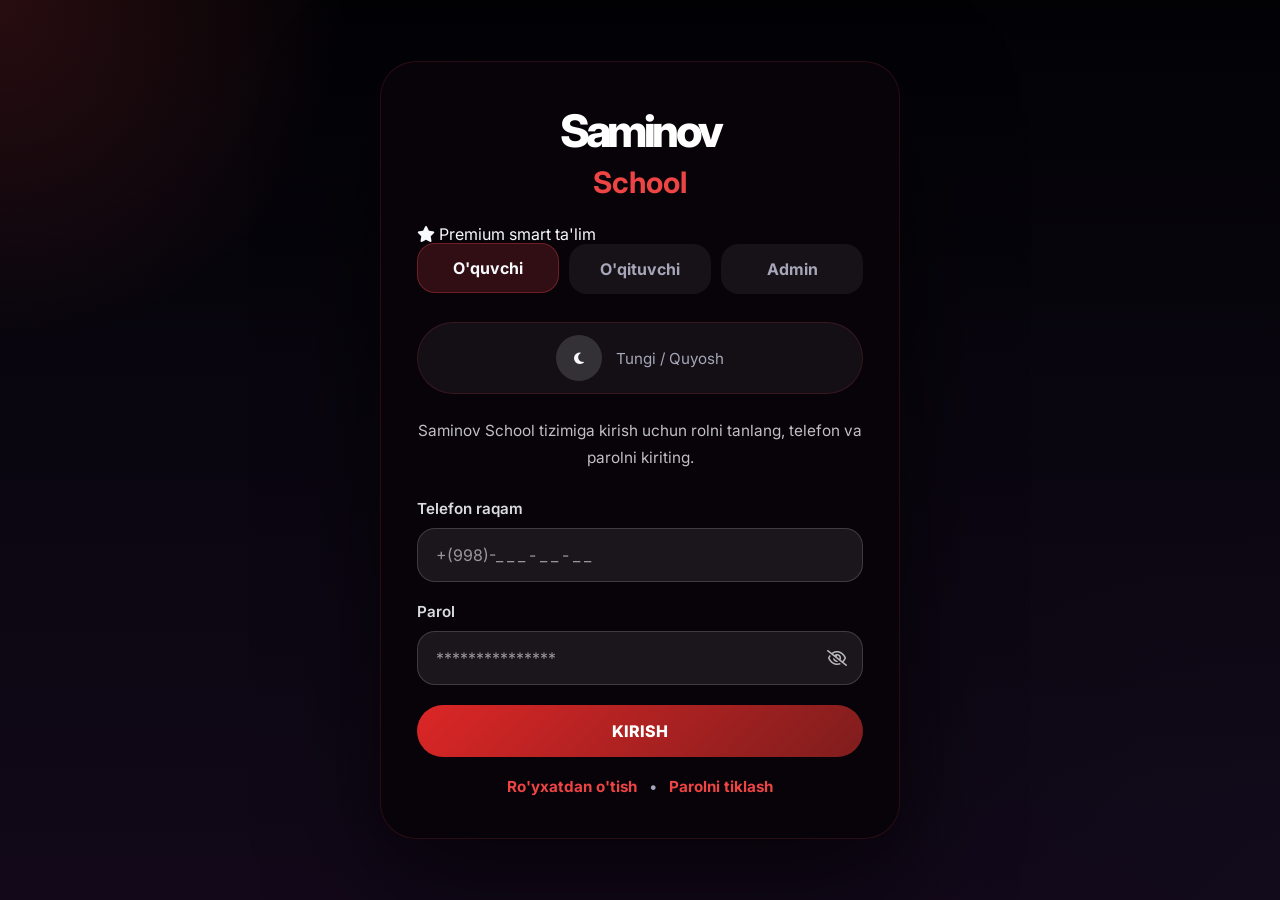
<file: admin.html>
<!DOCTYPE html>
<html lang="uz">

<head>
    <meta charset="UTF-8">
    <meta name="viewport" content="width=device-width, initial-scale=1.0">
    <title>Admin Dashboard - Saminov School</title>
    <link rel="stylesheet" href="admin.css">
    <link href="https://fonts.googleapis.com/css2?family=Inter:wght@400;500;600;700;800&display=swap" rel="stylesheet">
    <link rel="stylesheet" href="https://cdnjs.cloudflare.com/ajax/libs/font-awesome/6.4.0/css/all.min.css">
</head>

<body>
    <div class="dashboard-container">
        <aside class="sidebar">
            <div class="logo">
                <span class="logo-saminov">Saminov</span>
                <span class="logo-school">School</span>
            </div>
            <nav class="nav-menu">
                <a href="#" class="nav-link active" data-target="students-section"><i
                        class="fa-solid fa-user-graduate"></i> <span data-i18n="admin.students">O'quvchilar</span></a>
                <a href="#" class="nav-link" data-target="teachers-section"><i class="fa-solid fa-chalkboard-user"></i>
                    <span data-i18n="admin.teachers">O'qituvchilar</span></a>
                <a href="#" class="nav-link" data-target="groups-section"><i class="fa-solid fa-users-rectangle"></i>
                    <span data-i18n="admin.groups">Guruhlar</span></a>
                <a href="#" class="nav-link" data-target="rooms-section"><i class="fa-solid fa-door-open"></i>
                    <span data-i18n="admin.rooms">Xonalar</span></a>
                <a href="#" class="nav-link" data-target="settings-section"><i class="fa-solid fa-gear"></i>
                    <span data-i18n="admin.settings">Sozlamalar</span></a>
                <a href="#" class="nav-link logout-btn" onclick="logout(event)" data-i18n="nav.logout"><i class="fa-solid fa-right-from-bracket"></i>
                    Chiqish</a>
            </nav>
        </aside>

        <main class="main-content">
            <header class="top-header">
                <div>
                    <p style="margin:0; color: rgba(255,255,255,0.72); font-size:0.95rem;">Admin panel</p>
                    <h2 id="pageTitle" data-i18n="admin.students">O'quvchilar</h2>
                </div>
                <div class="user-info">
                    <span>Admin</span>
                    <div class="avatar"><i class="fa-solid fa-user-shield"></i></div>
                </div>
            </header>

            <div class="stats-grid">
                <div class="stat-panel glass-panel">
                    <div class="stat-icon"><i class="fa-solid fa-user-graduate"></i></div>
                    <div>
                        <p data-i18n="admin.total_students">O'quvchilar</p>
                        <strong id="studentsCount">128</strong>
                    </div>
                </div>
                <div class="stat-panel glass-panel">
                    <div class="stat-icon"><i class="fa-solid fa-chalkboard-user"></i></div>
                    <div>
                        <p data-i18n="admin.total_teachers">O'qituvchilar</p>
                        <strong id="teachersCount">22</strong>
                    </div>
                </div>
                <div class="stat-panel glass-panel">
                    <div class="stat-icon"><i class="fa-solid fa-users-rectangle"></i></div>
                    <div>
                        <p data-i18n="admin.total_groups">Guruhlar</p>
                        <strong id="groupsCount">14</strong>
                    </div>
                </div>
                <div class="stat-panel glass-panel">
                    <div class="stat-icon"><i class="fa-solid fa-door-open"></i></div>
                    <div>
                        <p data-i18n="admin.total_rooms">Xonalar</p>
                        <strong id="roomsCount">8</strong>
                    </div>
                </div>
            </div>

            <div class="activity-panel glass-panel">
                <div class="activity-header">
                    <h3>So'nggi kirish / chiqishlar</h3>
                </div>
                <div class="activity-list">
                    <ul id="loginHistoryList"></ul>
                </div>
            </div>

            <!-- STUDENTS SECTION -->
            <section id="students-section" class="content-section active-section glass-panel">
                <div class="section-header">
                    <h3 data-i18n="admin.students_list">O'quvchilar ro'yxati</h3>
                    <button class="btn-primary" onclick="openModal('studentModal')"><i class="fa-solid fa-plus"></i>
                        <span data-i18n="admin.add_student">O'quvchi qo'shish</span></button>
                </div>
                <div class="table-container">
                    <table>
                        <thead>
                            <tr>
                                <th>Ism Familiya</th>
                                <th>Telefon</th>
                                <th>Parol</th>
                                <th>Guruh</th>
                                <th>To'lov miqdori</th>
                                <th>To'lov holati</th>  
                                <th>Amallar</th>
                            </tr>
                        </thead>
                        <tbody id="studentsTableBody"></tbody>
                    </table>
                </div>
            </section>

            <!-- TEACHERS SECTION -->
            <section id="teachers-section" class="content-section glass-panel" style="display: none;">
                <div class="section-header">
                    <h3 data-i18n="admin.teachers_list">O'qituvchilar ro'yxati</h3>
                    <button class="btn-primary" onclick="openModal('teacherModal')"><i class="fa-solid fa-plus"></i>
                        <span data-i18n="admin.add_teacher">O'qituvchi qo'shish</span></button>
                </div>
                <div class="table-container">
                    <table>
                        <thead>
                            <tr>
                                <th>Ism Familiya</th>
                                <th>Telefon</th>
                                <th>Parol</th>
                                <th>Fan/Yo'nalish</th>
                                <th>Amallar</th>
                            </tr>
                        </thead>
                        <tbody id="teachersTableBody"></tbody>
                    </table>
                </div>
            </section>

            <!-- GROUPS SECTION -->
            <section id="groups-section" class="content-section glass-panel" style="display: none;">
                <div class="section-header">
                    <h3 data-i18n="admin.groups_list">Guruhlar ro'yxati</h3>
                    <button class="btn-primary" onclick="openModal('groupModal')"><i class="fa-solid fa-plus"></i> <span data-i18n="admin.add_group">Guruh qo'shish</span></button>
                </div>
                <div class="table-container">
                    <table>
                        <thead>
                            <tr>
                                <th>Guruh nomi</th>
                                <th>O'qituvchi</th>
                                <th>Xona</th>
                                <th>Amallar</th>
                            </tr>
                        </thead>
                        <tbody id="groupsTableBody"></tbody>
                    </table>
                </div>
            </section>

            <!-- ROOMS SECTION -->
            <section id="rooms-section" class="content-section glass-panel" style="display: none;">
                <div class="section-header">
                    <h3 data-i18n="admin.rooms_list">Xonalar ro'yxati</h3>
                    <button class="btn-primary" onclick="openModal('roomModal')"><i class="fa-solid fa-plus"></i> <span data-i18n="admin.add_room">Xona qo'shish</span></button>
                </div>
                <div class="table-container">
                    <table>
                        <thead>
                            <tr>
                                <th>Xona raqami/nomi</th>
                                <th>Sig'imi (odam)</th>
                                <th>Amallar</th>
                            </tr>
                        </thead>
                        <tbody id="roomsTableBody"></tbody>
                    </table>
                </div>
            </section>

            <!-- SETTINGS SECTION -->
            <section id="settings-section" class="content-section glass-panel" style="display: none;">
                <div class="section-header">
                    <h3 data-i18n="admin.change_password">Parolni o'zgartirish</h3>
                </div>
                <div class="form-container glass-panel" style="max-width:400px;">
                    <form id="changePasswordForm">
                        <div class="input-group">
                            <label data-i18n="admin.old_password">Eski parol</label>
                            <input type="password" id="oldPassword" data-i18n-placeholder="admin.old_password_placeholder" required>
                        </div>
                        <div class="input-group">
                            <label data-i18n="admin.new_password">Yangi parol</label>
                            <input type="password" id="newPassword" data-i18n-placeholder="admin.new_password_placeholder" required>
                        </div>
                        <div class="input-group">
                            <label data-i18n="admin.new_password_confirm">Yangi parolni takrorlang</label>
                            <input type="password" id="confirmNewPassword" data-i18n-placeholder="admin.new_password_confirm_placeholder" required>
                        </div>
                        <button type="submit" class="btn-primary full-width" data-i18n="admin.change_btn">O'zgartirish</button>
                    </form>
                </div>
            </section>
        </main>
    </div>

    <!-- MODALS -->
    <!-- Student Modal -->
    <div id="studentModal" class="modal">
        <div class="modal-content glass-panel">
            <div class="modal-header">
                <h3>O'quvchi qo'shish</h3><span class="close-modal" onclick="closeModal('studentModal')">&times;</span>
            </div>
            <form id="studentForm">
                <div class="input-group"><label data-i18n="admin.student_name">Ism Familiya</label><input type="text" id="studentName" required></div>
                <div class="input-group"><label data-i18n="admin.student_phone">Telefon</label><input type="text" id="studentPhone" required></div>
                <div class="input-group"><label data-i18n="admin.student_password">Parol</label><input type="text" id="studentPassword" data-i18n-placeholder="admin.student_password_placeholder" required
                        placeholder="Kirish uchun parol"></div>
                <div class="input-group">
                    <label data-i18n="admin.student_group">Guruhni tanlang</label>
                    <select id="studentGroup" required></select>
                </div>
                <div class="input-group"><label>To'lov miqdori (so'm)</label><input type="number" id="studentPaymentAmount" min="0" step="0.01" placeholder="Masalan: 500000"></div>
                <button type="submit" class="btn-primary full-width" 
                data-i18n="admin.save">Saqlash</button>
            </form>
        </div>
    </div>

    <!-- Teacher Modal -->
    <div id="teacherModal" class="modal">
        <div class="modal-content glass-panel">
            <div class="modal-header">
                <h3>O'qituvchi qo'shish</h3><span class="close-modal"
                    onclick="closeModal('teacherModal')">&times;</span>
            </div>
            <form id="teacherForm">
                <div class="input-group"><label data-i18n="admin.teacher_name">Ism Familiya</label><input type="text" id="teacherName" required></div>
                <div class="input-group"><label data-i18n="admin.teacher_phone">Telefon</label><input type="text" id="teacherPhone" required></div>
                <div class="input-group"><label data-i18n="admin.teacher_password">Parol</label><input type="text" id="teacherPassword" data-i18n-placeholder="admin.teacher_password_placeholder" required
                        placeholder="Kirish uchun parol"></div>
                <div class="input-group"><label data-i18n="admin.teacher_subject">Fan/Yo'nalish</label>
                    <select id="teacherSubject" required>
                        <option value="" data-i18n="admin.select_subject">Fanni tanlang...</option>
                        <option value="Matematika">Matematika</option>
                        <option value="Ingliz tili">Ingliz tili</option>
                        <option value="Ona tili">Ona tili</option>
                        <option value="Fizika">Fizika</option>
                        <option value="Kimyo">Kimyo</option>
                        <option value="Tarix">Tarix</option>
                        <option value="IT va Dasturlash">IT va Dasturlash</option>
                    </select>
                </div>
                <button type="submit" class="btn-primary full-width" data-i18n="admin.save">Saqlash</button>
            </form>
        </div>
    </div>

    <!-- Group Modal -->
    <div id="groupModal" class="modal">
        <div class="modal-content glass-panel">
            <div class="modal-header">
                <h3>Guruh qo'shish</h3><span class="close-modal" onclick="closeModal('groupModal')">&times;</span>
            </div>
            <form id="groupForm">
                <div class="input-group"><label>Guruh nomi</label><input type="text" id="groupName" required
                        placeholder="Masalan: Ingliz tili A1"></div>
                <div class="input-group">
                    <label>O'qituvchini tanlang</label>
                    <select id="groupTeacher" required></select>
                </div>
                <div class="input-group">
                    <label>Xonani tanlang</label>
                    <select id="groupRoom" required></select>
                </div>
                <button type="submit" class="btn-primary full-width">Saqlash</button>
            </form>
        </div>
    </div>

    <!-- Room Modal -->
    <div id="roomModal" class="modal">
        <div class="modal-content glass-panel">
            <div class="modal-header">
                <h3>Xona qo'shish</h3><span class="close-modal" onclick="closeModal('roomModal')">&times;</span>
            </div>
            <form id="roomForm">
                <div class="input-group"><label>Xona raqami/nomi</label><input type="text" id="roomName" required
                        placeholder="Masalan: 12-xona"></div>
                <div class="input-group"><label>Sig'imi (necha kishi)</label><input type="number" id="roomCapacity"
                        required placeholder="Masalan: 20"></div>
                <button type="submit" class="btn-primary full-width">Saqlash</button>
            </form>
        </div>
    </div>

    <script src="admin.js"></script>
    <script src="landing.js"></script>
</body>

</html>
</file>
<file: admin.css>
﻿* {
    margin: 0;
    padding: 0;
    box-sizing: border-box;
    font-family: 'Inter', sans-serif;
}

body {
    min-height: 100vh;
    background: radial-gradient(circle at top left, rgba(0, 0, 0, 0.72), transparent 28%),
                radial-gradient(circle at bottom right, rgba(136, 19, 55, 0.18), transparent 26%),
                linear-gradient(180deg, #050505 0%, #12060d 45%, #260b16 100%);
    color: #f8fafc;
    overflow-x: hidden;
}

.dashboard-container {
    display: grid;
    grid-template-columns: 280px minmax(0, 1fr);
    min-height: 100vh;
    gap: 24px;
    padding: 24px;
    background: rgba(0, 0, 0, 0.35);
    border: 1px solid rgba(255, 255, 255, 0.10);
    border-radius: 36px;
    box-shadow: 0 40px 110px rgba(0, 0, 0, 0.5);
}

.sidebar {
    background: rgba(0, 0, 0, 0.96);
    border: 1px solid rgba(255, 255, 255, 0.08);
    border-radius: 32px;
    display: flex;
    flex-direction: column;
    box-shadow: 0 40px 120px rgba(0, 0, 0, 0.55);
    padding: 28px 0;
}

.logo {
    padding: 0 28px 30px;
    font-size: 32px;
    font-weight: 800;
    display: flex;
    align-items: baseline;
    gap: 10px;
    border-bottom: 1px solid rgba(248, 113, 113, 0.16);
    color: #ffffff;
}
.logo-saminov {
    color: #f87171;
}
.logo-school {
    color: #ef4444;
}

.nav-menu {
    padding: 20px 18px;
    display: flex;
    flex-direction: column;
    gap: 12px;
    flex: 1;
}

.nav-link {
    padding: 16px 20px;
    text-decoration: none;
    color: rgba(255, 255, 255, 0.78);
    font-weight: 700;
    display: flex;
    align-items: center;
    gap: 14px;
    border-radius: 20px;
    transition: all 0.25s ease;
    background: rgba(255, 255, 255, 0.02);
}

.nav-link:hover {
    background: rgba(255, 255, 255, 0.08);
    color: #ffffff;
}

.nav-link.active {
    background: rgba(255, 255, 255, 0.10);
    color: #ffffff;
    box-shadow: inset 3px 0 0 #ef4444;
}

.logout-btn {
    margin-top: auto;
    display: inline-flex;
    align-items: center;
    justify-content: center;
    gap: 10px;
    padding: 16px 20px;
    margin: 0 22px 22px;
    border-radius: 20px;
    background: linear-gradient(135deg, #ef4444 0%, #b91c1c 100%);
    color: white;
    font-weight: 700;
    transition: background 0.25s ease, transform 0.25s ease;
}

.logout-btn:hover {
    background: linear-gradient(135deg, #dc2626 0%, #991b1b 100%);
    transform: translateY(-1px);
}

.main-content {
    display: flex;
    flex-direction: column;
    gap: 24px;
    overflow-y: auto;
    background: rgba(0, 0, 0, 0.30);
    border: 1px solid rgba(255, 255, 255, 0.08);
    border-radius: 32px;
    padding: 28px;
}

.top-header {
    background: rgba(255, 255, 255, 0.08);
    border: 1px solid rgba(255, 255, 255, 0.14);
    backdrop-filter: blur(20px);
    padding: 32px;
    display: flex;
    justify-content: space-between;
    align-items: center;
    border-radius: 32px;
    box-shadow: 0 40px 80px rgba(0, 12, 40, 0.18);
}

.top-header h2 {
    font-size: 2rem;
    letter-spacing: -0.04em;
    font-weight: 800;
    color: #ffffff;
}

.user-info {
    display: flex;
    align-items: center;
    gap: 14px;
    font-weight: 600;
    color: rgba(255, 255, 255, 0.88);
}

.activity-panel,
.content-section,
.glass-panel {
    background: rgba(10, 8, 12, 0.88);
    border: 1px solid rgba(255, 255, 255, 0.08);
    backdrop-filter: blur(24px);
    border-radius: 32px;
    box-shadow: 0 40px 90px rgba(0, 0, 0, 0.45);
}

.activity-panel {
    padding: 28px;
}

.activity-header h3 {
    margin: 0 0 14px;
    color: #fde2e2;
    font-size: 1.05rem;
}

.activity-list ul {
    list-style: none;
    padding: 0;
    margin: 0;
}

.activity-list li {
    padding: 16px 0;
    border-bottom: 1px solid rgba(255, 255, 255, 0.08);
    color: rgba(255, 255, 255, 0.82);
    font-size: 0.96rem;
}

.activity-list li:last-child {
    border-bottom: none;
}

.avatar {
    width: 52px;
    height: 52px;
    background: linear-gradient(135deg, #000000, #6b0218);
    color: white;
    border-radius: 50%;
    display: flex;
    justify-content: center;
    align-items: center;
    font-size: 18px;
}

.content-section {
    padding: 32px;
}

.section-header {
    display: flex;
    justify-content: space-between;
    align-items: center;
    margin-bottom: 26px;
    gap: 18px;
}

.section-header h3 {
    margin: 0;
    color: #ffffff;
    font-size: 1.55rem;
}

.btn-primary {
    background: linear-gradient(135deg, #000000 0%, #8b0000 100%);
    color: white;
    border: none;
    padding: 14px 24px;
    border-radius: 999px;
    font-weight: 700;
    cursor: pointer;
    display: inline-flex;
    align-items: center;
    gap: 10px;
    box-shadow: 0 16px 50px rgba(0, 0, 0, 0.35);
    transition: transform 0.2s ease, box-shadow 0.2s ease;
}

.btn-primary:hover {
    background: linear-gradient(135deg, #2b0202 0%, #640000 100%);
    transform: translateY(-2px);
}

.btn-primary.full-width {
    width: 100%;
    justify-content: center;
    padding: 16px 0;
    margin-top: 16px;
}

.btn-danger {
    background: linear-gradient(135deg, #ef4444 0%, #b91c1c 100%);
    color: white;
    border: none;
    padding: 12px 16px;
    border-radius: 18px;
    cursor: pointer;
    box-shadow: 0 16px 40px rgba(220, 38, 38, 0.22);
    transition: transform 0.2s ease, background 0.25s ease;
}

.btn-danger:hover {
    background: linear-gradient(135deg, #dc2626 0%, #991b1b 100%);
    transform: translateY(-2px);
}

.table-container {
    background: rgba(255, 255, 255, 0.06);
    border: 1px solid rgba(255, 255, 255, 0.12);
    border-radius: 28px;
    box-shadow: 0 28px 70px rgba(0, 8, 22, 0.24);
    overflow: hidden;
}

table {
    width: 100%;
    border-collapse: collapse;
    min-width: 640px;
}

th, td {
    padding: 18px 24px;
    text-align: left;
    border-bottom: 1px solid rgba(255, 255, 255, 0.08);
    color: rgba(255, 255, 255, 0.88);
}

th {
    background: rgba(255, 255, 255, 0.08);
    font-weight: 700;
    color: #dbeafe;
    letter-spacing: 0.01em;
}

tr:hover {
    background: rgba(255, 255, 255, 0.08);
}

.role-badge {
    padding: 6px 14px;
    border-radius: 999px;
    font-size: 12px;
    font-weight: 700;
    background: rgba(255, 255, 255, 0.12);
    color: #f8fafc;
}

.role-student {
    background: rgba(56, 189, 248, 0.18);
    color: #7dd3fc;
}

.role-teacher {
    background: rgba(192, 132, 252, 0.18);
    color: #c4b5fd;
}

.role-admin {
    background: rgba(251, 113, 133, 0.18);
    color: #fca5a5;
}

.modal {
    display: none;
    position: fixed;
    top: 0;
    left: 0;
    width: 100%;
    height: 100%;
    background: rgba(2, 12, 34, 0.85);
    justify-content: center;
    align-items: center;
    z-index: 1000;
    backdrop-filter: blur(10px);
}

.modal.show {
    display: flex;
}

.modal-content {
    background: rgba(15, 23, 42, 0.96);
    padding: 32px;
    border-radius: 28px;
    width: 100%;
    max-width: 560px;
    box-shadow: 0 30px 80px rgba(0, 10, 30, 0.35);
    transform: translateY(-8px);
    border: 1px solid rgba(255, 255, 255, 0.08);
}

.modal-header {
    display: flex;
    justify-content: space-between;
    align-items: center;
    margin-bottom: 22px;
}

.close-modal {
    font-size: 28px;
    cursor: pointer;
    color: rgba(255, 255, 255, 0.72);
}

.input-group {
    margin-bottom: 18px;
}

.input-group label {
    display: block;
    font-size: 13px;
    color: rgba(255, 255, 255, 0.76);
    margin-bottom: 8px;
    font-weight: 700;
}

.input-group input,
.input-group select {
    width: 100%;
    padding: 14px 16px;
    border: 1px solid rgba(255, 255, 255, 0.12);
    border-radius: 18px;
    outline: none;
    font-size: 14px;
    background: rgba(255, 255, 255, 0.06);
    color: #f8fafc;
    transition: border-color 0.2s ease, box-shadow 0.2s ease;
}

.input-group input::placeholder,
.input-group select::placeholder {
    color: rgba(255, 255, 255, 0.5);
}

.input-group input:focus,
.input-group select:focus {
    border-color: #f87171;
    box-shadow: 0 0 0 4px rgba(248, 113, 113, 0.16);
}

@media (max-width: 1024px) {
    .dashboard-container {
        grid-template-columns: 1fr;
        padding: 18px;
    }
    .sidebar {
        flex-direction: row;
        flex-wrap: wrap;
        align-items: center;
        justify-content: space-between;
        gap: 16px;
        padding: 18px;
    }
    .nav-menu {
        flex-direction: row;
        flex-wrap: wrap;
        gap: 10px;
        padding: 0;
        width: 100%;
    }
    .nav-link {
        padding: 12px 14px;
        flex: 1 1 auto;
    }
    .main-content {
        gap: 18px;
    }
    .activity-panel,
    .content-section {
        margin: 0;
        padding: 22px;
    }
}

@media (max-width: 768px) {
    .sidebar {
        align-items: stretch;
    }
    .section-header {
        flex-direction: column;
        align-items: flex-start;
        gap: 16px;
    }
    table {
        font-size: 0.84rem;
    }
    th,
    td {
        padding: 14px 12px;
    }
    .top-header {
        flex-direction: column;
        align-items: flex-start;
        gap: 18px;
    }
    .logout-btn {
        width: 100%;
    }
}

.stats-grid {
    display: grid;
    grid-template-columns: repeat(3, minmax(0, 1fr));
    gap: 20px;
    margin-top: 18px;
}

.stat-panel {
    display: flex;
    align-items: center;
    gap: 18px;
    padding: 24px;
    border-radius: 24px;
    background: rgba(255, 255, 255, 0.06);
    box-shadow: 0 20px 45px rgba(30, 8, 15, 0.18);
}

.stat-icon {
    width: 56px;
    height: 56px;
    border-radius: 18px;
    display: grid;
    place-items: center;
    background: linear-gradient(135deg, #ef4444, #991b1b);
    color: #ffffff;
    font-size: 1.2rem;
}

.stat-panel p {
    margin: 0 0 6px;
    color: rgba(255, 255, 255, 0.84);
    font-weight: 600;
}

.stat-panel strong {
    font-size: 1.8rem;
    color: #ffffff;
}

@media (max-width: 760px) {
    .stats-grid {
        grid-template-columns: 1fr;
    }
}
</file>
<file: style.css>
/* Premium login page theme */

:root {
    --bg-dark: #020205;
    --bg-slate: #09050c;
    --panel: rgba(15, 8, 18, 0.92);
    --panel-strong: rgba(255, 255, 255, 0.08);
    --panel-border: rgba(255, 255, 255, 0.12);
    --text: #f7f9ff;
    --muted: #a6a6b8;
    --accent: #ef4444;
    --accent-strong: #991b1b;
    --shadow: 0 32px 90px rgba(0, 0, 0, 0.65);
    --radius: 30px;
}

* {
    margin: 0;
    padding: 0;
    box-sizing: border-box;
    font-family: 'Inter', sans-serif;
}

html {
    scroll-behavior: smooth;
}

body {
    min-height: 100vh;
    background: radial-gradient(circle at top left, rgba(238, 68, 68, 0.16), transparent 22%),
                radial-gradient(circle at bottom right, rgba(17, 24, 39, 0.20), transparent 26%),
                linear-gradient(180deg, #020205 0%, #09060f 45%, #120819 100%);
    color: var(--text);
    display: flex;
    align-items: center;
    justify-content: center;
    padding: 24px;
}

.login-container {
    width: min(520px, 100%);
}

.login-card {
    background: rgba(8, 4, 10, 0.96);
    border: 1px solid rgba(239, 68, 68, 0.15);
    border-radius: 36px;
    padding: 42px 36px;
    box-shadow: 0 36px 110px rgba(0, 0, 0, 0.65);
    backdrop-filter: blur(24px);
}

.logo {
    text-align: center;
    margin-bottom: 24px;
}

.logo-saminov {
    font-size: 2.8rem;
    font-weight: 800;
    letter-spacing: -0.08em;
    display: inline-block;
    color: #ffffff;
}

.logo-school {
    font-size: 1.85rem;
    font-weight: 700;
    color: var(--accent);
    display: block;
    margin-top: 6px;
}

.brand-extra {
    display: flex;
    justify-content: center;
    margin-bottom: 20px;
}

.tea-badge {
    display: inline-flex;
    align-items: center;
    gap: 10px;
    padding: 11px 18px;
    background: rgba(255, 255, 255, 0.1);
    border-radius: 999px;
    border: 1px solid rgba(255, 255, 255, 0.14);
    color: var(--text);
    font-size: 0.95rem;
}


.intro-text {
    color: rgba(255, 255, 255, 0.75);
    font-size: 0.96rem;
    line-height: 1.7;
    margin-bottom: 28px;
    text-align: center;
}
.role-tabs {
    display: flex;
    gap: 10px;
    margin-bottom: 28px;
}

.role-tab {
    flex: 1;
    text-align: center;
    padding: 14px 0;
    border-radius: 18px;
    cursor: pointer;
    color: var(--muted);
    background: rgba(255, 255, 255, 0.06);
    border: 1px solid transparent;
    transition: transform 0.3s ease, background 0.3s ease, color 0.3s ease;
    font-weight: 700;
}

.role-tab.active {
    background: rgba(239, 68, 68, 0.18);
    color: var(--text);
    border-color: rgba(239, 68, 68, 0.32);
    transform: translateY(-1px);
}

.theme-switcher {
    display: flex;
    align-items: center;
    justify-content: center;
    gap: 14px;
    margin-bottom: 24px;
    padding: 12px 16px;
    border-radius: 999px;
    background: rgba(255, 255, 255, 0.05);
    border: 1px solid rgba(239, 68, 68, 0.16);
    color: var(--muted);
    font-size: 0.95rem;
}

.theme-toggle {
    width: 46px;
    height: 46px;
    border-radius: 50%;
    border: none;
    display: inline-flex;
    align-items: center;
    justify-content: center;
    background: rgba(255, 255, 255, 0.14);
    color: var(--text);
    cursor: pointer;
    transition: transform 0.2s ease, background 0.2s ease;
}

.theme-toggle:hover {
    transform: scale(1.04);
}

.input-group {
    margin-bottom: 20px;
}

.input-group label {
    display: block;
    margin-bottom: 10px;
    font-size: 0.95rem;
    color: var(--text);
    opacity: 0.88;
    font-weight: 600;
}

.input-group input,
.input-group select,
.input-group textarea {
    width: 100%;
    border-radius: 18px;
    border: 1px solid rgba(255, 255, 255, 0.16);
    background: rgba(255, 255, 255, 0.08);
    color: var(--text);
    padding: 16px 18px;
    font-size: 1rem;
    outline: none;
    transition: border-color 0.25s ease, background 0.25s ease;
}

.input-group input::placeholder,
.input-group textarea::placeholder {
    color: rgba(255, 255, 255, 0.55);
}

.input-group input:focus,
.input-group select:focus,
.input-group textarea:focus {
    border-color: rgba(239, 68, 68, 0.9);
    background: rgba(255, 255, 255, 0.12);
}

.password-input-wrapper {
    position: relative;
}

.password-input-wrapper input {
    padding-right: 48px;
}

.toggle-password {
    position: absolute;
    right: 16px;
    top: 50%;
    transform: translateY(-50%);
    color: rgba(255, 255, 255, 0.7);
    cursor: pointer;
}

.login-btn {
    width: 100%;
    padding: 16px 0;
    border-radius: 999px;
    border: none;
    background: linear-gradient(135deg, #dc2626 0%, #7f1d1d 100%);
    color: #ffffff;
    font-size: 1rem;
    font-weight: 800;
    cursor: pointer;
    transition: transform 0.25s ease, box-shadow 0.25s ease;
}

.login-btn:hover {
    transform: translateY(-2px);
    box-shadow: 0 18px 45px rgba(220, 38, 38, 0.3);
}

.login-btn.outline {
    background: transparent;
    color: var(--text);
    border: 1px solid rgba(239, 68, 68, 0.3);
    margin-top: 10px;
}

.auth-actions {
    display: flex;
    justify-content: center;
    gap: 12px;
    align-items: center;
    margin-top: 20px;
    font-size: 0.95rem;
    color: var(--muted);
}

.auth-actions a {
    color: #ef4444;
    font-weight: 700;
    text-decoration: none;
}

.auth-panel {
    margin-top: 24px;
    padding: 26px;
    border-radius: 24px;
    background: rgba(255, 255, 255, 0.08);
    border: 1px solid rgba(255, 255, 255, 0.16);
}

.auth-panel.hidden {
    display: none;
}

@media (max-width: 560px) {
    .login-card {
        padding: 32px 24px;
    }
    .role-tabs {
        flex-direction: column;
    }
}
</file>
